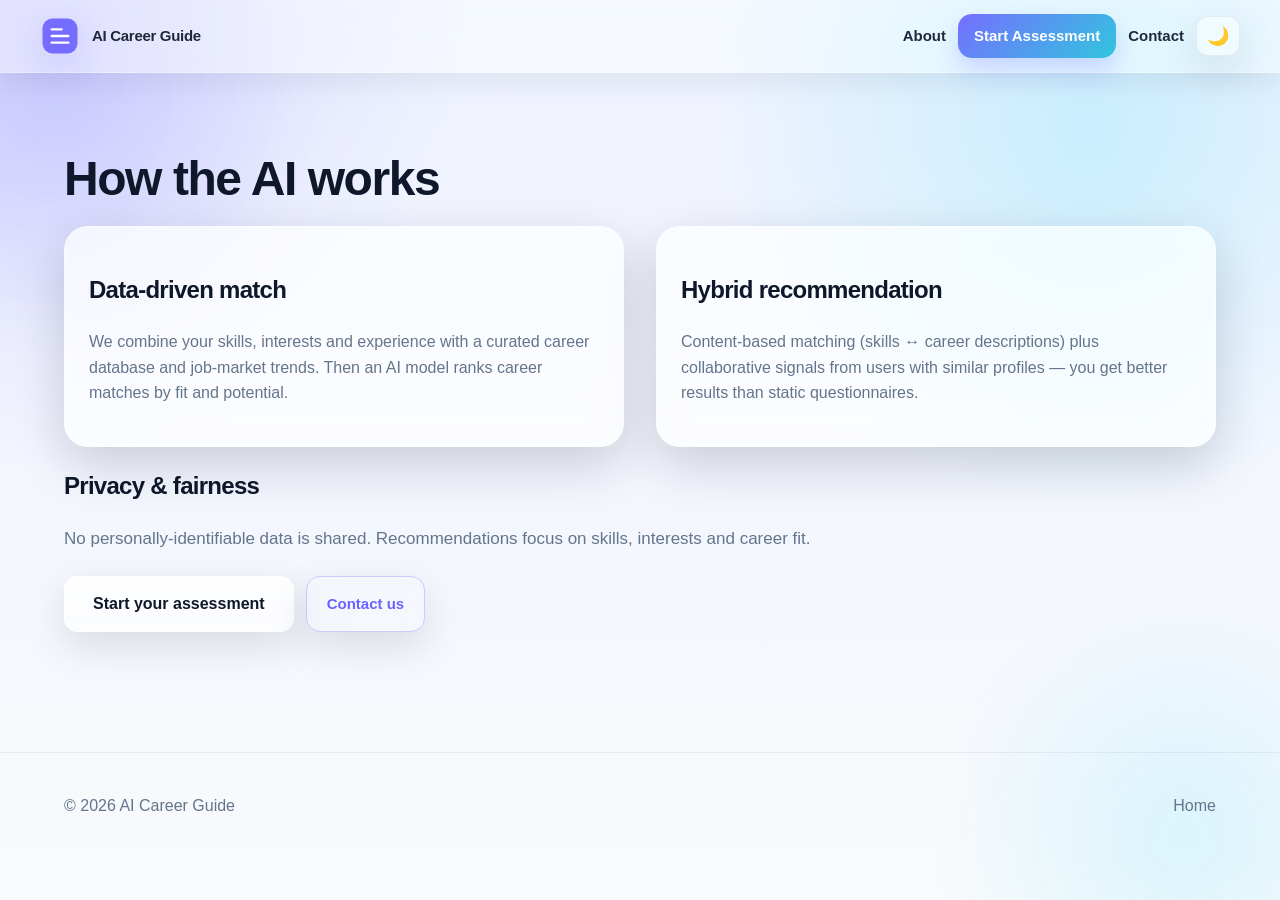
<file: frontend/about.html>
<!-- about.html -->
<!doctype html>
<html lang="en">
<head>
  <meta charset="utf-8" />
  <meta name="viewport" content="width=device-width,initial-scale=1" />
  <title>About — AI Career Guide</title>
  <link rel="stylesheet" href="css/style.css" />
</head>
<body class="theme-light">
  <header class="nav">
    <div class="container nav-inner">
      <a class="brand" href="index.html">
        <img src="assets/logo.svg" alt="logo" class="logo" />
        <span>AI Career Guide</span>
      </a>
      <nav>
        <a href="about.html">About</a>
        <a href="assessment.html" class="btn-cta">Start Assessment</a>
        <a href="contact.html">Contact</a>
        <button id="themeToggle" class="theme-toggle" title="Toggle theme">🌙</button>
      </nav>
    </div>
  </header>

  <main class="container page">
    <h1>How the AI works</h1>
    <div class="grid-2">
      <section>
        <h2>Data-driven match</h2>
        <p>We combine your skills, interests and experience with a curated career database and job-market trends. Then an AI model ranks career matches by fit and potential.</p>
      </section>
      <section>
        <h2>Hybrid recommendation</h2>
        <p>Content-based matching (skills ↔ career descriptions) plus collaborative signals from users with similar profiles — you get better results than static questionnaires.</p>
      </section>
    </div>

    <h2>Privacy & fairness</h2>
    <p class="muted">No personally-identifiable data is shared. Recommendations focus on skills, interests and career fit.</p>

    <div class="cta-row">
      <a href="assessment.html" class="button large">Start your assessment</a>
      <a href="contact.html" class="button ghost">Contact us</a>
    </div>
  </main>

  <footer class="footer">
    <div class="container footer-inner">
      <div>© <span id="year2"></span> AI Career Guide</div>
      <div class="footer-links">
        <a href="index.html">Home</a>
      </div>
    </div>
  </footer>

  <script src="js/app.js"></script>
</body>
</html>
</file>
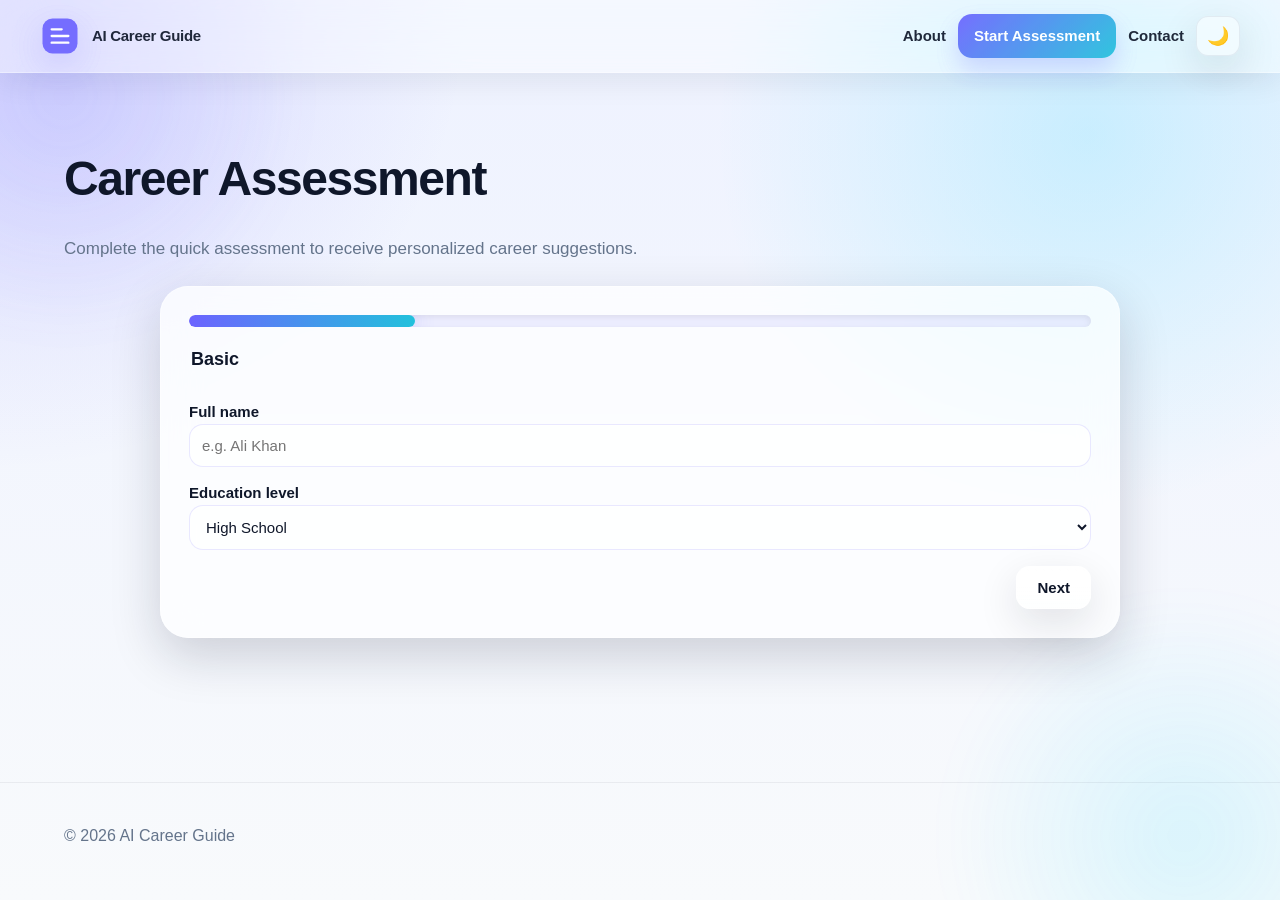
<file: frontend/assessment.html>
<!-- assessment.html -->
<!DOCTYPE html>
<html lang="en">
  <head>
    <meta charset="utf-8" />
    <meta name="viewport" content="width=device-width,initial-scale=1" />
    <title>Assessment — AI Career Guide</title>
    <link rel="stylesheet" href="css/style.css" />
  </head>
  <body class="theme-light">
    <header class="nav">
      <div class="container nav-inner">
        <a class="brand" href="index.html">
          <img src="assets/logo.svg" alt="logo" class="logo" />
          <span>AI Career Guide</span>
        </a>
        <nav>
          <a href="about.html">About</a>
          <a href="assessment.html" class="btn-cta">Start Assessment</a>
          <a href="contact.html">Contact</a>
          <button id="themeToggle" class="theme-toggle" title="Toggle theme">
            🌙
          </button>
        </nav>
      </div>
    </header>

    <main class="container page">
      <h1>Career Assessment</h1>
      <p class="muted">
        Complete the quick assessment to receive personalized career
        suggestions.
      </p>

      <div class="assessment-card">
        <div class="progress">
          <div id="progressBar" class="progress-bar"></div>
        </div>

        <form id="multiStepForm" class="multi-step">
          <!-- Step 1 -->
          <fieldset class="step active" data-step="1">
            <legend>Basic</legend>
            <label>
              Full name
              <input
                type="text"
                id="name"
                placeholder="e.g. Ali Khan"
                required
              />
            </label>
            <label>
              Education level
              <select id="education">
                <option>High School</option>
                <option>Diploma</option>
                <option>Bachelor's</option>
                <option>Master's</option>
                <option>Other</option>
              </select>
            </label>
            <div class="step-actions">
              <button type="button" class="btn" data-next>Next</button>
            </div>
          </fieldset>

          <!-- Step 2 -->
          <fieldset class="step" data-step="2">
            <legend>Skills</legend>
            <p class="muted">Select skills you have (choose multiple)</p>
            <div class="chips" id="skillsList">
              <!-- skill chips injected by JS -->
            </div>
            <div class="step-actions">
              <button type="button" class="btn ghost" data-prev>Back</button>
              <button type="button" class="btn" data-next>Next</button>
            </div>
          </fieldset>

          <!-- Step 3 -->
          <fieldset class="step" data-step="3">
            <legend>Interests</legend>
            <p class="muted">Pick areas you enjoy</p>
            <div class="chips" id="interestsList">
              <!-- interest chips injected by JS -->
            </div>
            <div class="step-actions">
              <button type="button" class="btn ghost" data-prev>Back</button>
              <button type="button" class="btn" data-next>Next</button>
            </div>
          </fieldset>

          <!-- Step 4 -->
          <fieldset class="step" data-step="4">
            <legend>Preferences</legend>
            <label
              ><input type="checkbox" id="prefRemote" /> Prefer remote</label
            >
            <label
              ><input type="checkbox" id="prefFullTime" checked />
              Full-time</label
            >
            <div class="step-actions">
              <button type="button" class="btn ghost" data-prev>Back</button>
              <button type="submit" class="btn primary">
                Get Recommendations
              </button>
            </div>
          </fieldset>
        </form>
      </div>
    </main>

    <footer class="footer">
      <div class="container footer-inner">
        <div>© <span id="year3"></span> AI Career Guide</div>
      </div>
    </footer>

    <script src="js/app.js"></script>
  </body>
</html>
</file>
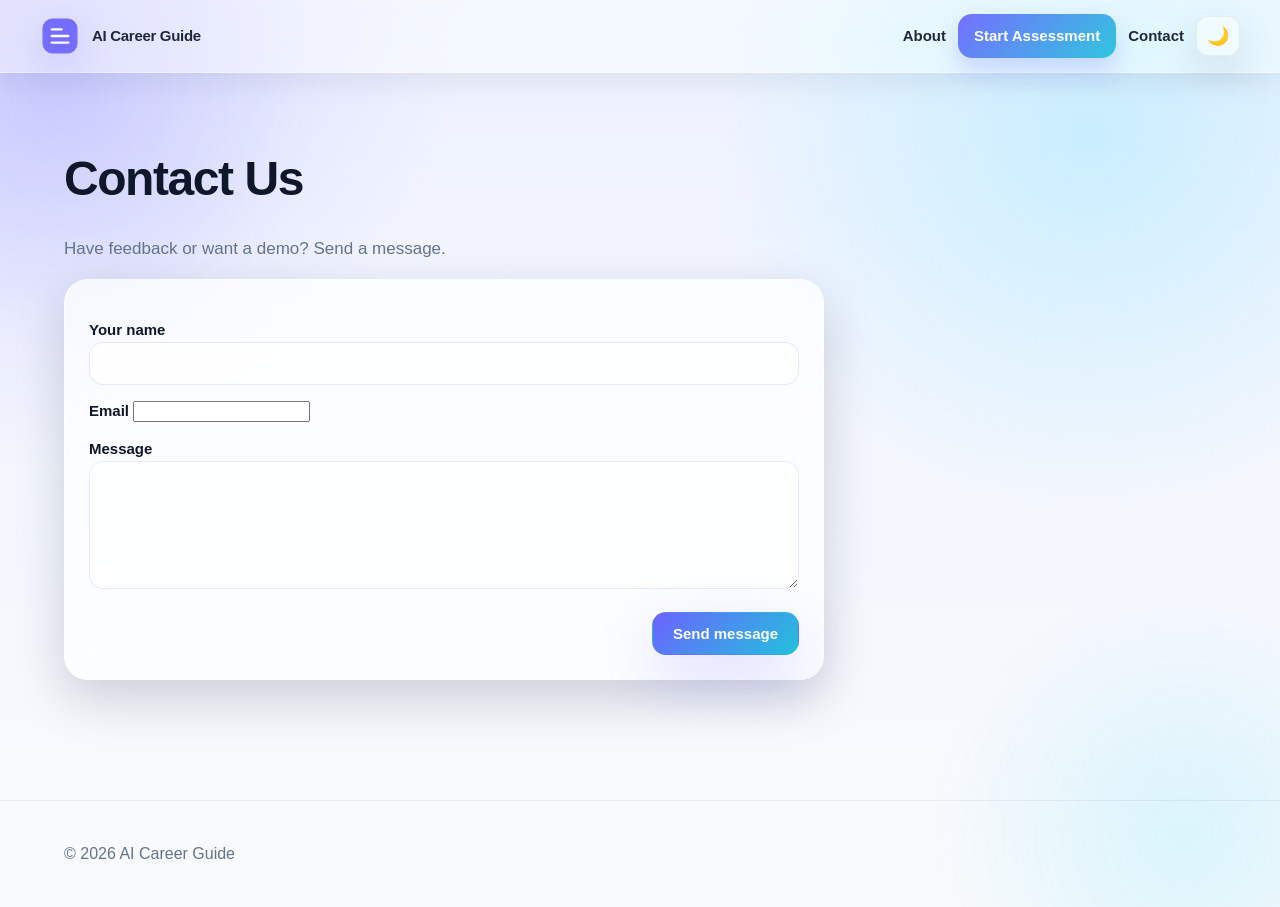
<file: frontend/contact.html>
<!-- contact.html -->
<!DOCTYPE html>
<html lang="en">
  <head>
    <meta charset="utf-8" />
    <meta name="viewport" content="width=device-width,initial-scale=1" />
    <title>Contact — AI Career Guide</title>
    <link rel="stylesheet" href="css/style.css" />
  </head>
  <body class="theme-light">
    <header class="nav">
      <div class="container nav-inner">
        <a class="brand" href="index.html">
          <img src="assets/logo.svg" alt="logo" class="logo" />
          <span>AI Career Guide</span>
        </a>
        <nav>
          <a href="about.html">About</a>
          <a href="assessment.html" class="btn-cta">Start Assessment</a>
          <a href="contact.html">Contact</a>
          <button id="themeToggle" class="theme-toggle" title="Toggle theme">
            🌙
          </button>
        </nav>
      </div>
    </header>

    <main class="container page">
      <h1>Contact Us</h1>
      <p class="muted">Have feedback or want a demo? Send a message.</p>

      <form id="contactForm" class="contact-form">
        <label>
          Your name
          <input type="text" id="contactName" required />
        </label>
        <label>
          Email
          <input type="email" id="contactEmail" required />
        </label>
        <label>
          Message
          <textarea id="contactMessage" rows="6" required></textarea>
        </label>
        <div class="step-actions">
          <button type="submit" class="btn primary">Send message</button>
        </div>
      </form>
    </main>

    <footer class="footer">
      <div class="container footer-inner">
        <div>© <span id="year6"></span> AI Career Guide</div>
      </div>
    </footer>

    <script src="js/app.js"></script>
  </body>
</html>
</file>
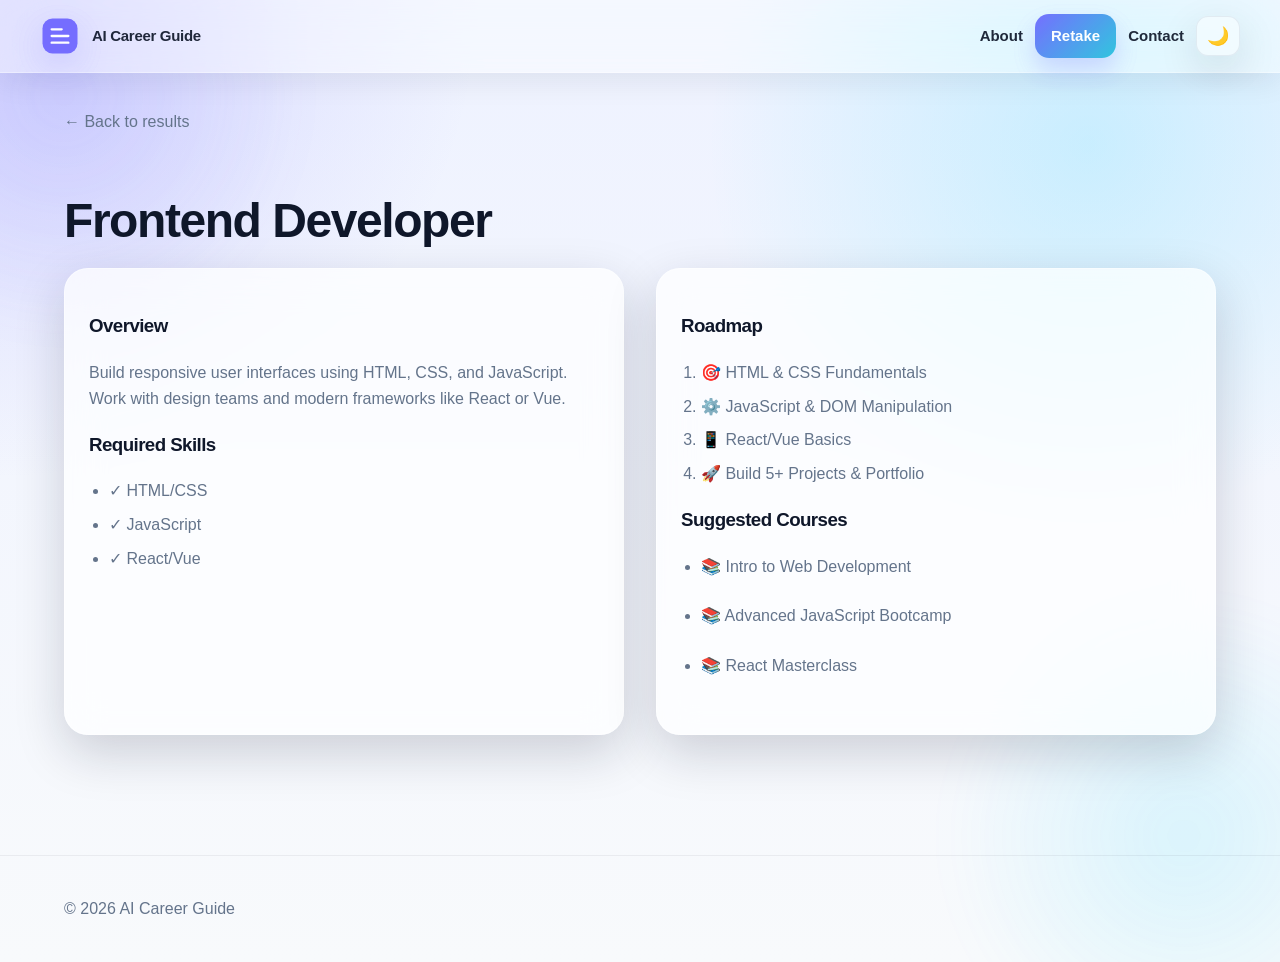
<file: frontend/details.html>
<!-- details.html -->
<!DOCTYPE html>
<html lang="en">
  <head>
    <meta charset="utf-8" />
    <meta name="viewport" content="width=device-width,initial-scale=1" />
    <title>Career Details — AI Career Guide</title>
    <link rel="stylesheet" href="css/style.css" />
  </head>
  <body class="theme-light">
    <header class="nav">
      <div class="container nav-inner">
        <a class="brand" href="index.html">
          <img src="assets/logo.svg" alt="logo" class="logo" />
          <span>AI Career Guide</span>
        </a>
        <nav>
          <a href="about.html">About</a>
          <a href="assessment.html" class="btn-cta">Retake</a>
          <a href="contact.html">Contact</a>
          <button id="themeToggle" class="theme-toggle" title="Toggle theme">
            🌙
          </button>
        </nav>
      </div>
    </header>

    <main class="container page">
      <a href="result.html" class="back-link">← Back to results</a>
      <h1 id="careerTitle">Frontend Developer</h1>
      <div class="grid-2">
        <section>
          <h3>Overview</h3>
          <p id="careerDescription">
            A Frontend Developer builds user interfaces using HTML/CSS/JS and
            frameworks.
          </p>

          <h3>Required Skills</h3>
          <ul id="requiredSkills">
            <li>HTML/CSS</li>
            <li>JavaScript</li>
            <li>React</li>
          </ul>
        </section>

        <section>
          <h3>Roadmap</h3>
          <ol id="roadmapList">
            <li>Learn HTML & CSS fundamentals</li>
            <li>Practice JavaScript & DOM</li>
            <li>Build React projects</li>
          </ol>

          <h3>Suggested Courses</h3>
          <ul id="coursesList">
            <li><a href="#" target="_blank">Intro to HTML/CSS</a></li>
            <li><a href="#" target="_blank">Modern JavaScript</a></li>
          </ul>
        </section>
      </div>
    </main>

    <footer class="footer">
      <div class="container footer-inner">
        <div>© <span id="year5"></span> AI Career Guide</div>
      </div>
    </footer>

    <script src="js/app.js"></script>
  </body>
</html>
</file>
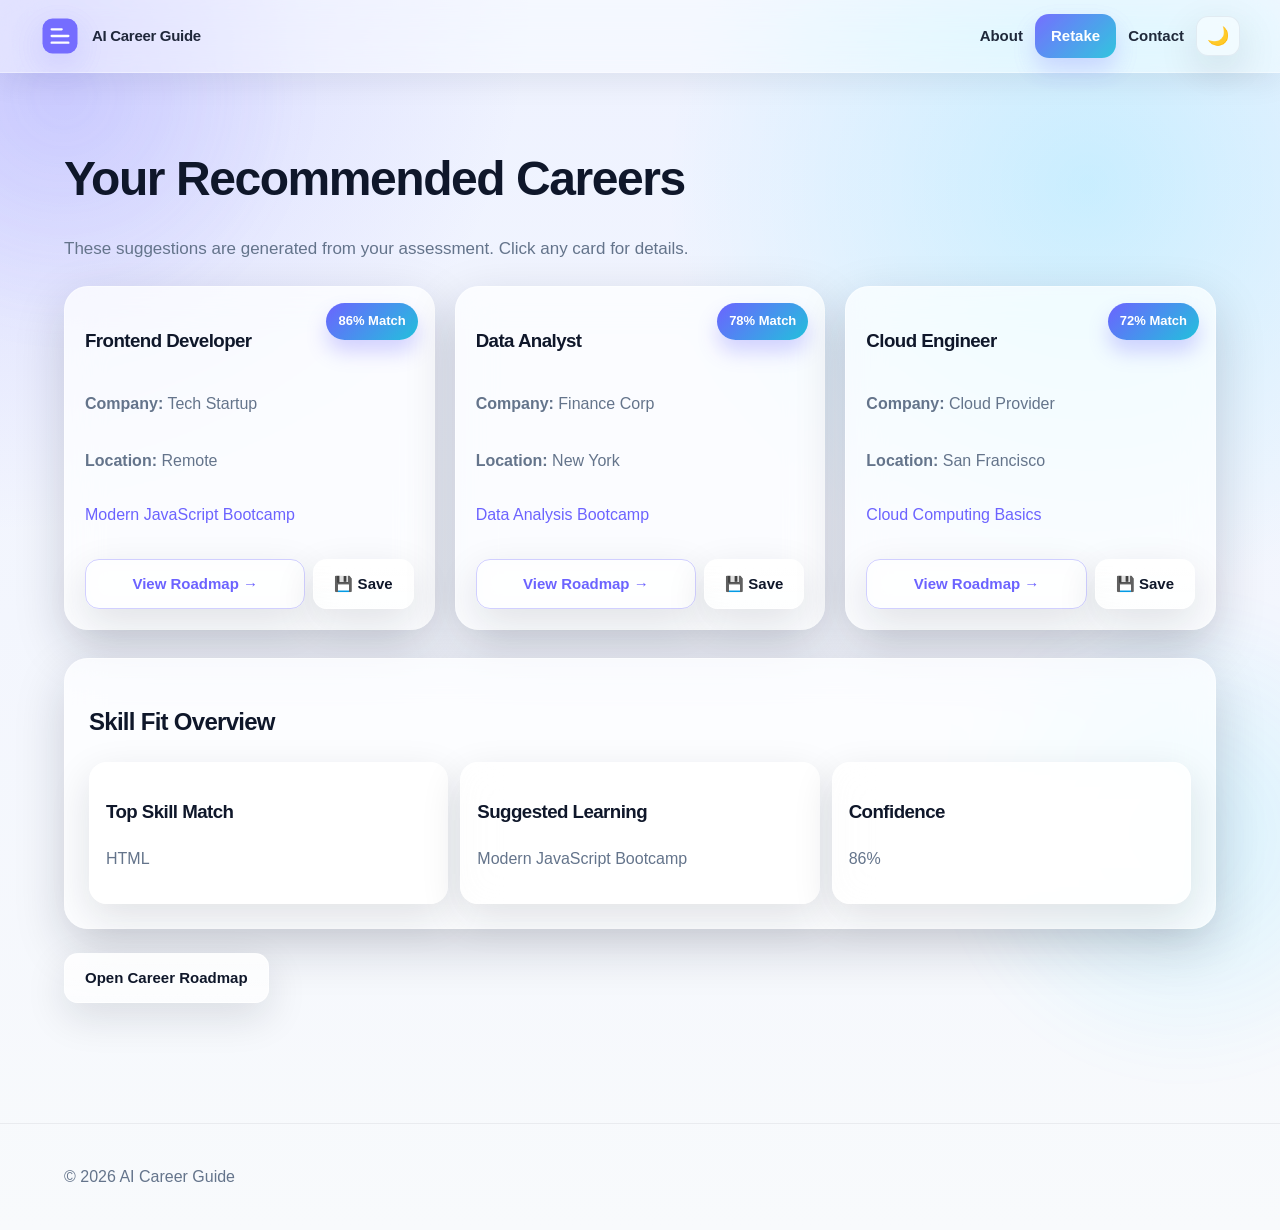
<file: frontend/result.html>
<!-- result.html -->
<!DOCTYPE html>
<html lang="en">
  <head>
    <meta charset="utf-8" />
    <meta name="viewport" content="width=device-width,initial-scale=1" />
    <title>Recommendations — AI Career Guide</title>
    <link rel="stylesheet" href="css/style.css" />
  </head>
  <body class="theme-light">
    <header class="nav">
      <div class="container nav-inner">
        <a class="brand" href="index.html">
          <img src="assets/logo.svg" alt="logo" class="logo" />
          <span>AI Career Guide</span>
        </a>
        <nav>
          <a href="about.html">About</a>
          <a href="assessment.html" class="btn-cta">Retake</a>
          <a href="contact.html">Contact</a>
          <button id="themeToggle" class="theme-toggle" title="Toggle theme">
            🌙
          </button>
        </nav>
      </div>
    </header>

    <main class="container page">
      <h1>Your Recommended Careers</h1>
      <p class="muted">
        These suggestions are generated from your assessment. Click any card for
        details.
      </p>

      <section id="resultsGrid" class="grid-3">
        <!-- JS injects career cards -->
      </section>

      <section class="insights">
        <h2>Skill Fit Overview</h2>
        <div class="mini-cards">
          <div class="mini-card">
            <h3>Top Skill Match</h3>
            <p id="topSkill">—</p>
          </div>
          <div class="mini-card">
            <h3>Suggested Learning</h3>
            <p id="topCourse">—</p>
          </div>
          <div class="mini-card">
            <h3>Confidence</h3>
            <p id="confidenceScore">—</p>
          </div>
        </div>
      </section>

      <div class="cta-row">
        <a href="details.html" class="button">Open Career Roadmap</a>
      </div>
    </main>

    <footer class="footer">
      <div class="container footer-inner">
        <div>© <span id="year4"></span> AI Career Guide</div>
      </div>
    </footer>

    <script src="js/app.js"></script>
  </body>
</html>
</file>
<file: frontend/css/style.css>
/* Reset & base */
:root{
  --bg: #eef2ff;
  --bg-2: #f8fafc;
  --card: rgba(255, 255, 255, 0.72);
  --card-solid: #ffffff;
  --text: #0f172a;
  --muted: #64748b;
  --primary: #6c63ff;
  --primary-2: #22c1dc;
  --accent: #00d1ff;
  --glass: rgba(255,255,255,0.5);
  --shadow: 0 14px 40px rgba(15, 23, 42, 0.12);
  --shadow-lg: 0 24px 60px rgba(108, 99, 255, 0.24);
  --shadow-3d: 0 18px 50px rgba(15, 23, 42, 0.18);
  --radius: 18px;
  --transition: all 0.28s cubic-bezier(0.2, 0.8, 0.2, 1);
}
*,*:before,*:after{box-sizing:border-box}
body{
  font-family: Inter, "Segoe UI", Roboto, Helvetica, Arial, sans-serif;
  margin:0;
  min-height:100vh;
  background:
    radial-gradient(circle at top left, rgba(108,99,255,0.20), transparent 30%),
    radial-gradient(circle at 85% 15%, rgba(0,209,255,0.16), transparent 28%),
    linear-gradient(180deg, var(--bg) 0%, var(--bg-2) 100%);
  color:var(--text);
  -webkit-font-smoothing:antialiased;
  -moz-osx-font-smoothing:grayscale;
  line-height:1.6;
  overflow-x:hidden;
}
body::before,
body::after{
  content:"";
  position:fixed;
  inset:auto;
  width:32rem;
  height:32rem;
  border-radius:50%;
  filter:blur(20px);
  pointer-events:none;
  z-index:-2;
  opacity:.55;
}
body::before{
  top:-10rem;
  left:-12rem;
  background:radial-gradient(circle, rgba(108,99,255,.28), transparent 68%);
  transform:translateZ(0);
}
body::after{
  right:-10rem;
  bottom:-12rem;
  background:radial-gradient(circle, rgba(0,209,255,.22), transparent 68%);
}
.container{max-width:1200px;margin:0 auto;padding:24px;width:100%}
a{color:inherit;text-decoration:none}
img{max-width:100%;display:block;height:auto}
html{scroll-behavior:smooth}

/* THEMES */
body.theme-dark{
  --bg:#08101c;
  --bg-2:#0f172a;
  --card:rgba(16, 24, 40, 0.72);
  --card-solid:#101826;
  --text:#ecf2ff;
  --muted:#94a3b8;
  --glass:rgba(255,255,255,0.05);
  --shadow: 0 18px 44px rgba(2,6,23,0.46);
  --shadow-lg: 0 26px 70px rgba(37,99,235,0.22);
}
.nav{
  position:sticky;
  top:0;
  z-index:50;
  background:rgba(255,255,255,0.45);
  backdrop-filter:blur(20px) saturate(160%);
  border-bottom:1px solid rgba(255,255,255,0.35);
  box-shadow:0 8px 30px rgba(15,23,42,0.08);
}
body.theme-dark .nav{
  background:rgba(7,12,20,0.68);
  border-bottom:1px solid rgba(148,163,184,0.12);
}
.nav .nav-inner{display:flex;align-items:center;justify-content:space-between;padding:14px 0;gap:20px;}
.brand{display:flex;gap:12px;align-items:center;letter-spacing:-0.02em}
.logo{width:40px;height:40px;filter:drop-shadow(0 10px 18px rgba(108,99,255,0.25))}
.nav nav{display:flex;align-items:center;gap:12px;flex-wrap:wrap;justify-content:flex-end}
.nav a{transition:var(--transition);font-weight:600;font-size:15px;color:var(--text);opacity:.92}
.nav a:hover{color:var(--primary);transform:translateY(-1px)}
.btn-cta{
  background:linear-gradient(135deg, var(--primary), var(--primary-2));
  padding:10px 16px;
  border-radius:14px;
  color:#fff !important;
  font-weight:700;
  transition:var(--transition);
  box-shadow:0 12px 24px rgba(108,99,255,0.25);
}
.btn-cta:hover{transform:translateY(-2px) scale(1.01);box-shadow:0 20px 34px rgba(108,99,255,0.32)}
.theme-toggle{background:rgba(255,255,255,0.45);border:1px solid rgba(148,163,184,0.18);border-radius:12px;font-size:18px;cursor:pointer;padding:8px 10px;transition:var(--transition);box-shadow:var(--shadow)}
.theme-toggle:hover{transform:translateY(-2px) rotate(12deg)}
body.theme-dark .theme-toggle{background:rgba(15,23,42,0.55);color:var(--text)}

/* Hero */
.hero{
  padding:92px 0 72px;
  position:relative;
  perspective:1400px;
}
.hero::before{
  content:"";
  position:absolute;
  inset:0;
  background:linear-gradient(135deg, rgba(255,255,255,0.22), transparent 42%);
  pointer-events:none;
}
.hero-inner{display:flex;gap:40px;align-items:center;justify-content:space-between;flex-wrap:wrap;position:relative;z-index:1}
.hero-left{flex:1;min-width:280px}
.hero-right{flex:1;display:flex;justify-content:center;align-items:center;min-height:340px;transform-style:preserve-3d}
.hero h1{
  font-size:clamp(40px, 6vw, 64px);
  margin:0 0 16px;
  line-height:1.02;
  font-weight:800;
  letter-spacing:-0.05em;
  background:linear-gradient(135deg, var(--primary), #1d4ed8 45%, var(--accent));
  -webkit-background-clip:text;
  -webkit-text-fill-color:transparent;
  background-clip:text;
  text-wrap:balance;
}
.hero p{color:var(--muted);max-width:560px;font-size:18px;line-height:1.75}
.hero-actions{display:flex;gap:12px;margin-top:28px;flex-wrap:wrap}
.hero-badge{
  display:inline-flex;
  align-items:center;
  gap:8px;
  padding:8px 14px;
  margin-bottom:16px;
  border-radius:999px;
  background:rgba(255,255,255,0.55);
  border:1px solid rgba(255,255,255,0.5);
  box-shadow:var(--shadow);
  color:var(--primary);
  font-weight:800;
  letter-spacing:0.02em;
  text-transform:uppercase;
  font-size:12px;
}
.stat-strip{
  display:flex;
  gap:12px;
  flex-wrap:wrap;
  margin-top:22px;
}
.stat-pill{
  min-width:120px;
  padding:14px 16px;
  border-radius:18px;
  background:rgba(255,255,255,0.62);
  border:1px solid rgba(255,255,255,0.45);
  box-shadow:var(--shadow);
  backdrop-filter:blur(12px);
  display:flex;
  flex-direction:column;
  gap:2px;
}
.stat-pill strong{font-size:18px;line-height:1.1}
.stat-pill span{font-size:13px;color:var(--muted)}
body.theme-dark .hero-badge,
body.theme-dark .stat-pill{background:rgba(15,23,42,0.65);border-color:rgba(148,163,184,0.12)}
.hero-badge,
.stat-pill,
.feature-card,
.career-card,
.assessment-card,
.cta-card,
.mini-card,
.grid-2 section,
.contact-form{
  transform:translateZ(0);
}
.hero .features{margin-top:24px;display:flex;flex-wrap:wrap;gap:12px}
.hero .features li{
  background:rgba(255,255,255,0.4);
  backdrop-filter:blur(10px);
  border:1px solid rgba(255,255,255,0.4);
  border-radius:999px;
  padding:10px 16px 10px 34px;
  box-shadow:var(--shadow);
}
body.theme-dark .hero .features li{background:rgba(16,24,40,0.6);border-color:rgba(148,163,184,0.08)}

/* Card / Mockup visual container */
.card{
  background:var(--card);
  border-radius:24px;
  padding:10px;
  transition:var(--transition);
  backdrop-filter:blur(18px) saturate(150%);
  border:1px solid rgba(255,255,255,0.38);
  box-shadow:var(--shadow-3d);
}
.mockup{
  display:flex;
  align-items:center;
  justify-content:center;
  max-width:470px;
  width:100%;
  position:relative;
  transform:rotateY(-16deg) rotateX(9deg);
  transform-style:preserve-3d;
}
.mockup::before,
.mockup::after{
  content:"";
  position:absolute;
  inset:-24px;
  border-radius:30px;
  z-index:-1;
}
.mockup::before{
  background:linear-gradient(135deg, rgba(108,99,255,0.24), rgba(0,209,255,0.18));
  filter:blur(10px);
  transform:translateZ(-40px);
}
.mockup::after{
  background:radial-gradient(circle at 30% 30%, rgba(255,255,255,0.38), transparent 36%);
  transform:translateZ(-20px);
}
.mockup img{display:block;width:100%;height:auto;border-radius:18px;box-shadow:inset 0 1px 0 rgba(255,255,255,0.4)}
.featured-thumbnail{background:var(--card);border:1px solid rgba(108,99,255,0.12);box-shadow:var(--shadow-3d);overflow:hidden;transition:var(--transition)}
.featured-thumbnail:hover{border-color:var(--primary);box-shadow:var(--shadow-lg);transform:translateY(-10px) rotateY(-6deg) rotateX(4deg)}

/* Ensure features list aligns with hero text */
.features{margin-top:18px}
.features li{line-height:1.5}

/* Small adjustments for nav spacing */
.brand span{font-weight:700}
.nav a{color:var(--text)}
body.theme-dark .nav a{color:var(--text)}
/* Buttons */
.button, .btn{
  display:inline-flex;
  align-items:center;
  justify-content:center;
  gap:8px;
  padding:12px 20px;
  border-radius:14px;
  border:0;
  cursor:pointer;
  transition:var(--transition);
  font-weight:700;
  color:var(--text);
  background:linear-gradient(180deg, rgba(255,255,255,0.88), rgba(255,255,255,0.68));
  box-shadow:var(--shadow);
  border:1px solid rgba(255,255,255,0.6);
  font-size:15px;
  transform:translateY(0);
}
.button.large, .btn.large{padding:14px 28px;font-size:16px;min-width:150px}
.button.ghost, .btn.ghost{background:transparent;border:1px solid rgba(108,99,255,0.3);color:var(--primary);backdrop-filter:blur(10px)}
.button.ghost:hover, .btn.ghost:hover{background:rgba(108,99,255,0.12);color:var(--primary);transform:translateY(-4px) scale(1.01);box-shadow:var(--shadow-lg)}
.button.primary, .btn.primary{background:linear-gradient(135deg, var(--primary), var(--primary-2));color:white;border-color:transparent;box-shadow:var(--shadow-lg)}
.button.primary:hover, .btn.primary:hover{transform:translateY(-4px) scale(1.01);box-shadow:0 22px 42px rgba(108,99,255,0.34)}
.button:hover, .btn:hover{box-shadow:var(--shadow-lg);transform:translateY(-3px)}

/* Cards */
.cards{display:grid;grid-template-columns:repeat(auto-fit, minmax(280px, 1fr));gap:24px;padding:48px 24px;perspective:1200px}
.feature-card{
  flex:1;
  min-width:250px;
  background:var(--card);
  padding:32px;
  border-radius:24px;
  box-shadow:var(--shadow-3d);
  border:1px solid rgba(255,255,255,0.44);
  transition:var(--transition);
  position:relative;
  overflow:hidden;
  backdrop-filter:blur(18px) saturate(150%);
  transform-style:preserve-3d;
}
.feature-card::before{content:'';position:absolute;top:0;left:0;right:0;height:5px;background:linear-gradient(90deg, var(--primary), var(--primary-2));opacity:0;transition:var(--transition)}
.feature-card::after{content:'';position:absolute;inset:auto -20% -30% 35%;width:140px;height:140px;border-radius:50%;background:radial-gradient(circle, rgba(0,209,255,0.15), transparent 68%);transform:translateZ(-1px)}
.feature-card:hover{transform:translateY(-10px) rotateX(4deg) rotateY(-4deg);box-shadow:var(--shadow-lg);border-color:rgba(108,99,255,0.35)}
.feature-card:hover::before{opacity:1}
.feature-card h3{color:var(--primary);margin-top:0;font-size:18px;letter-spacing:-0.02em}

/* Assessment styles */
.assessment-card{
  background:var(--card);
  padding:28px;
  border-radius:28px;
  box-shadow:var(--shadow-3d);
  max-width:960px;
  margin:24px auto;
  border:1px solid rgba(255,255,255,0.42);
  color:var(--text);
  transition:var(--transition);
  backdrop-filter:blur(18px) saturate(150%);
  transform-style:preserve-3d;
}
.assessment-card:hover{border-color:rgba(108,99,255,0.35);transform:translateY(-3px)}
.assessment-card legend{font-size:18px;font-weight:700;color:var(--text);margin-bottom:12px}
.assessment-card fieldset{border:0;margin:0;padding:0}
.assessment-card .muted{color:var(--muted)}
.progress{height:12px;background:rgba(108,99,255,0.10);border-radius:999px;overflow:hidden;margin-bottom:18px;box-shadow:inset 0 2px 6px rgba(0,0,0,0.08)}
.progress-bar{height:100%;width:0;background:linear-gradient(90deg, var(--primary), var(--primary-2));transition:width 0.3s ease;border-radius:999px;box-shadow:0 0 20px rgba(108,99,255,0.35)}

/* Make form controls readable on both themes */
input[type="text"],select,textarea{color:var(--text);background:rgba(255,255,255,0.72);border:1.5px solid rgba(108,99,255,0.15);padding:12px;border-radius:14px;font-size:15px;transition:var(--transition);font-family:inherit;box-shadow:inset 0 1px 0 rgba(255,255,255,0.4)}
input[type="text"]:focus,select:focus,textarea:focus{outline:none;border-color:var(--primary);box-shadow:0 0 0 4px rgba(108,99,255,0.14), 0 12px 22px rgba(108,99,255,0.1);transform:translateY(-1px)}
input[type="checkbox"], input[type="radio"]{accent-color:var(--primary);cursor:pointer;width:18px;height:18px}
.step-actions{display:flex;justify-content:flex-end;gap:10px;margin-top:20px;flex-wrap:wrap}

/* Dark theme adjustments for assessment components */
body.theme-dark .assessment-card{border-color:rgba(108,99,255,0.06)}
body.theme-dark .progress{background:rgba(255,255,255,0.04)}
body.theme-dark input[type="text"],body.theme-dark select,body.theme-dark textarea{background:#0f1724;color:var(--text);border:1.5px solid rgba(255,255,255,0.08)}
body.theme-dark input[type="text"]:focus,body.theme-dark select:focus,body.theme-dark textarea:focus{border-color:var(--primary)}
body.theme-dark .chip{background:rgba(255,255,255,0.02);border:2px solid rgba(108,99,255,0.12);color:var(--text)}
body.theme-dark .chip:hover{background:rgba(108,99,255,0.08)}
body.theme-dark .button, body.theme-dark .btn{border-color:rgba(255,255,255,0.03)}

/* Multi-step */
.multi-step .step{display:none;border:0;padding:0;margin:0;transform-style:preserve-3d}
.multi-step .step.active{display:block;animation:fadeIn 0.45s ease}
@keyframes fadeIn{from{opacity:0;transform:translateY(10px)}to{opacity:1;transform:translateY(0)}}
.chips{display:flex;flex-wrap:wrap;gap:12px}
.chip{padding:10px 16px;border-radius:999px;background:linear-gradient(180deg, rgba(255,255,255,0.9), rgba(255,255,255,0.65));cursor:pointer;border:1px solid rgba(108,99,255,0.18);transition:var(--transition);font-weight:600;font-size:14px;box-shadow:var(--shadow)}
.chip:hover{border-color:var(--primary);background:rgba(108,99,255,0.06);transform:translateY(-2px)}
.chip.active{background:linear-gradient(135deg, var(--primary), var(--primary-2));color:#fff;border:1px solid transparent;box-shadow:0 12px 24px rgba(108,99,255,0.34);transform:translateY(-2px)}
label{display:block;margin:14px 0 6px;color:var(--text);font-weight:600;font-size:15px}
input[type="text"],select,textarea{width:100%;padding:12px;border-radius:14px;border:1.5px solid rgba(108,99,255,0.15);background:rgba(255,255,255,0.72);transition:var(--transition)}
input[type="text"]:focus,select:focus,textarea:focus{outline:none;border-color:var(--primary);box-shadow:0 0 0 4px rgba(108,99,255,0.14)}
.step-actions{display:flex;justify-content:flex-end;gap:10px;margin-top:16px}

/* Results */
.grid-3{display:grid;grid-template-columns:repeat(auto-fill, minmax(280px, 1fr));gap:20px;margin-top:24px;perspective:1200px}
.career-card{
  background:var(--card);
  padding:20px;
  border-radius:24px;
  box-shadow:var(--shadow-3d);
  position:relative;
  transition:var(--transition);
  border:1px solid rgba(255,255,255,0.42);
  display:flex;
  flex-direction:column;
  height:100%;
  backdrop-filter:blur(18px) saturate(150%);
}
.career-card:hover{transform:translateY(-10px) rotateX(4deg) rotateY(-4deg);box-shadow:var(--shadow-lg);border-color:rgba(108,99,255,0.35)}
.match-badge{position:absolute;right:16px;top:16px;background:linear-gradient(135deg, var(--primary), var(--primary-2));color:white;padding:8px 12px;border-radius:999px;font-weight:800;font-size:13px;box-shadow:0 12px 20px rgba(108,99,255,0.28)}

/* Footer */
.footer{margin-top:60px;padding:40px 0;border-top:1px solid rgba(16,24,40,0.06);background:transparent;color:var(--muted)}
.footer-inner{display:flex;justify-content:space-between;align-items:center;gap:24px;max-width:1200px;margin:0 auto;padding:0 24px;flex-wrap:wrap}
.footer .footer-links{display:flex;gap:24px;align-items:center;flex-wrap:wrap}
.footer .footer-links a{color:var(--muted);text-decoration:none;transition:var(--transition);font-weight:500}
.footer .footer-links a:hover{color:var(--primary);transform:translateY(-2px)}

/* Compact on small screens */
@media (max-width:600px){
  .footer-inner{flex-direction:column;align-items:center;text-align:center;padding:8px}
  .footer .footer-links{margin-top:8px}
}

/* Dark theme footer tweaks */
body.theme-dark .footer{border-top:1px solid rgba(255,255,255,0.04);color:var(--muted)}
body.theme-dark .footer .footer-links a{color:var(--muted)}

/* Utility */
.container.page{padding-top:36px;padding-bottom:60px}
.muted{color:var(--muted)}
.grid-2{display:grid;grid-template-columns:repeat(auto-fit, minmax(350px, 1fr));gap:32px}
.mini-cards{display:flex;gap:12px;flex-wrap:wrap}
.mini-card{flex:1;min-width:160px;background:var(--card);padding:16px;border-radius:18px;box-shadow:var(--shadow);border:1px solid rgba(255,255,255,0.42);transition:var(--transition);cursor:pointer;backdrop-filter:blur(18px) saturate(150%)}
.mini-card:hover{border-color:var(--primary);transform:translateY(-4px) rotateX(2deg);box-shadow:var(--shadow-lg)}
.back-link{color:var(--muted);display:inline-block;margin-bottom:16px;transition:var(--transition);font-weight:500}
.back-link:hover{color:var(--primary);transform:translateX(-3px)}

/* Features list */
.features{list-style:none;padding:0;margin:20px 0}
.features li{padding:10px 0;color:var(--muted);position:relative;padding-left:28px;font-weight:500}
.features li:before{content:"✓";position:absolute;left:0;color:var(--primary);font-weight:bold;font-size:18px}

/* CTA Section */
.cta-section{margin:80px 0;padding:40px 0}
.cta-content{text-align:center;max-width:700px;margin:0 auto}
.cta-content h2{font-size:36px;margin:0 0 16px;font-weight:800;color:var(--text);letter-spacing:-0.03em}
.cta-content p{margin:0 0 28px;font-size:16px;line-height:1.7}

.cta-card{background:var(--card);border-radius:28px;padding:48px 32px;box-shadow:var(--shadow-3d);border:1px solid rgba(255,255,255,0.42);display:block;transition:var(--transition);backdrop-filter:blur(18px) saturate(150%)}
.cta-card:hover{box-shadow:var(--shadow-lg);border-color:rgba(108,99,255,0.34);transform:translateY(-4px)}
.cta-card.primary-theme{background:linear-gradient(135deg, rgba(108,99,255,0.96), rgba(34,193,220,0.96));color:#fff;border-color:transparent;box-shadow:0 24px 60px rgba(108,99,255,0.3)}
.cta-card.primary-theme .cta-content p{color:rgba(255,255,255,0.95)}
.cta-card.primary-theme .button.primary, .cta-card.primary-theme .btn.primary{background:#fff;color:var(--primary);border:0;box-shadow:0 8px 16px rgba(255,255,255,0.3)}
.cta-card.primary-theme .button.primary:hover, .cta-card.primary-theme .btn.primary:hover{background:rgba(255,255,255,0.95);transform:translateY(-3px)}
.cta-card.primary-theme .muted{color:rgba(255,255,255,0.85)}
body.theme-dark .cta-card.primary-theme{background:linear-gradient(135deg, var(--primary), var(--accent))}
/* Responsive Design */
@media (max-width:1024px){
  .container{padding:20px}
  .hero h1{font-size:40px}
  .cards{padding:36px 20px}
}

@media (max-width:768px){
  .footer-inner{flex-direction:column;align-items:center;text-align:center}
  .footer .footer-links{margin-top:12px;justify-content:center}
  .hero-inner{flex-direction:column;gap:32px}
  .hero h1{font-size:32px}
  .cards{grid-template-columns:1fr}
  .grid-2{grid-template-columns:1fr}
  .button.large{width:100%}
  .cta-card{padding:32px 24px}
  .cta-content h2{font-size:28px}
  .nav a{margin-left:12px;font-size:13px}
  .hero-actions{flex-direction:column}
  .button.large{width:100%}
  .grid-3{grid-template-columns:1fr}
}

@media (max-width:640px){
  .container{padding:16px}
  .nav .nav-inner{flex-wrap:wrap;padding:8px 0}
  .brand span{font-size:16px}
  .nav a{margin-left:8px;font-size:12px}
  .hero h1{font-size:28px;line-height:1.2}
  .hero p{font-size:16px}
  .hero-actions{flex-direction:column;gap:8px}
  .button, .btn{padding:12px 16px;font-size:14px;width:100%}
  .feature-card{padding:20px}
  .cta-card{padding:24px 16px}
  .cta-content h2{font-size:24px}
  .cta-content p{font-size:15px}
  .assessment-card{padding:20px}
  .cards{padding:24px 16px;gap:16px}
  .footer{margin-top:40px;padding:24px 0}
  .footer-links{flex-direction:column;gap:12px}
}

/* Page-specific polish */
.page h1,
.page h2,
.page h3{
  letter-spacing:-0.03em;
}
.page > h1{
  font-size:clamp(34px, 4vw, 48px);
  margin-bottom:8px;
}
.page > p.muted{max-width:760px;font-size:17px}
.grid-2 section,
.insights,
.contact-form{
  background:var(--card);
  border:1px solid rgba(255,255,255,0.42);
  border-radius:24px;
  padding:24px;
  box-shadow:var(--shadow-3d);
  backdrop-filter:blur(18px) saturate(150%);
}
.contact-form{max-width:760px}
.insights{margin-top:28px}
.grid-2 section{min-height:100%;}
.grid-2 section p,
.grid-2 section li,
.insights p{color:var(--muted)}
.grid-2 section ul,
.grid-2 section ol{padding-left:20px}
.grid-2 section li{margin:8px 0}
.cta-row{display:flex;gap:12px;flex-wrap:wrap;margin-top:24px}

/* Stronger depth for dark mode */
body.theme-dark .card,
body.theme-dark .feature-card,
body.theme-dark .assessment-card,
body.theme-dark .career-card,
body.theme-dark .mini-card,
body.theme-dark .cta-card,
body.theme-dark .grid-2 section,
body.theme-dark .contact-form{
  border-color:rgba(148,163,184,0.12);
  background:rgba(15,23,42,0.72);
}
</file>
